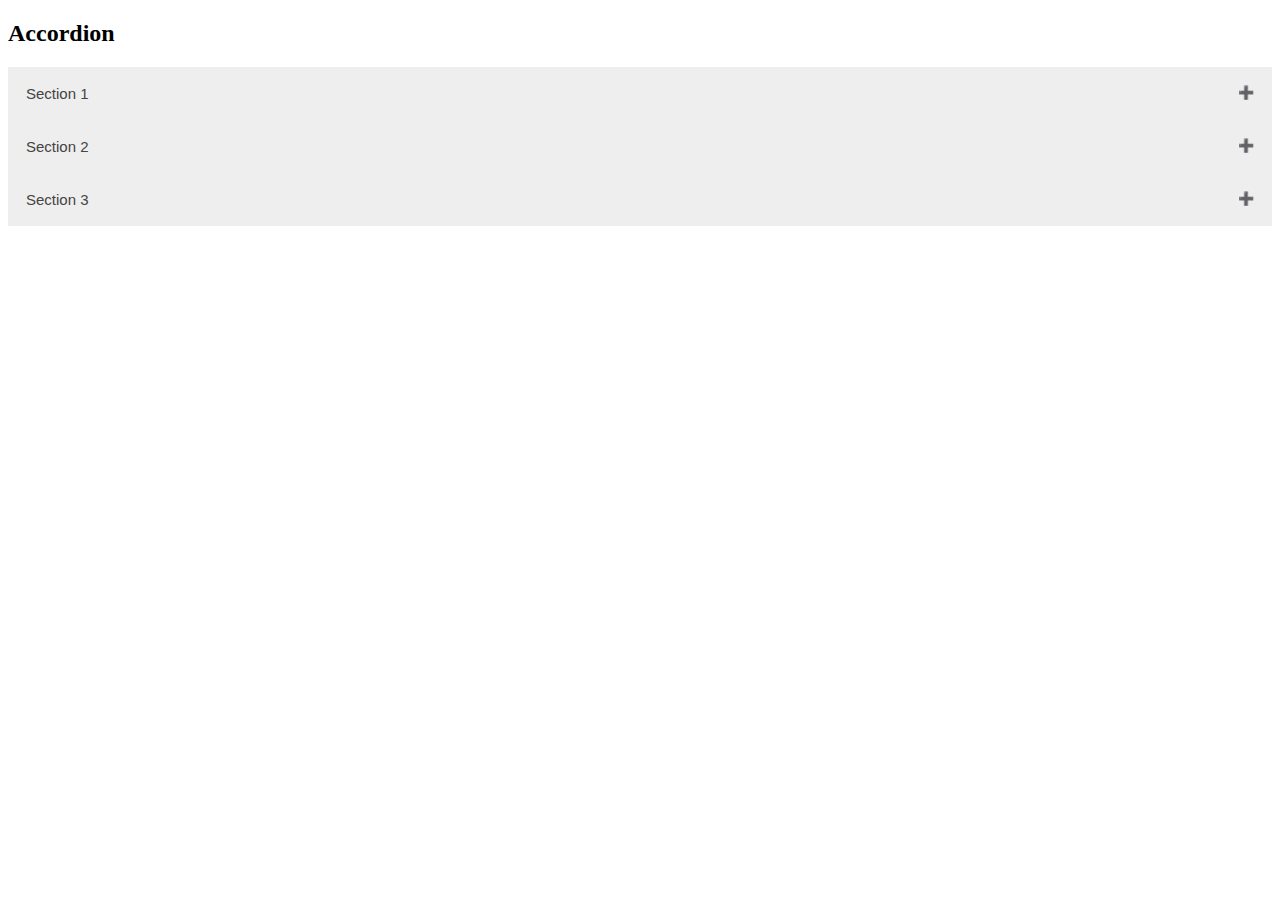
<file: accordion/index.html>
<!DOCTYPE html>
<html lang="en" dir="ltr">
  <head>
    <meta charset="utf-8">
    <meta name="viewport" content="width=device-width, initial-scale=1">
    <title>Accordion</title>
    <link rel="stylesheet" href="css/styles.css">
  </head>
  <body>

    <h2>Accordion</h2>

    <button class="accordion">Section 1</button>
    <div class="panel">
      <p>Lorem ipsum dolor sit amet, consectetur adipisicing elit, sed do eiusmod tempor incididunt ut labore et dolore magna aliqua. Ut enim ad minim veniam, quis nostrud exercitation ullamco laboris nisi ut aliquip ex ea commodo consequat.</p>
    </div>

    <button class="accordion">Section 2</button>
    <div class="panel">
      <p>Lorem ipsum dolor sit amet, consectetur adipisicing elit, sed do eiusmod tempor incididunt ut labore et dolore magna aliqua. Ut enim ad minim veniam, quis nostrud exercitation ullamco laboris nisi ut aliquip ex ea commodo consequat.</p>
    </div>

    <button class="accordion">Section 3</button>
    <div class="panel">
      <p>Lorem ipsum dolor sit amet, consectetur adipisicing elit, sed do eiusmod tempor incididunt ut labore et dolore magna aliqua. Ut enim ad minim veniam, quis nostrud exercitation ullamco laboris nisi ut aliquip ex ea commodo consequat.</p>
    </div>
    <script src="js/script.js"></script>
  </body>
</html>
</file>
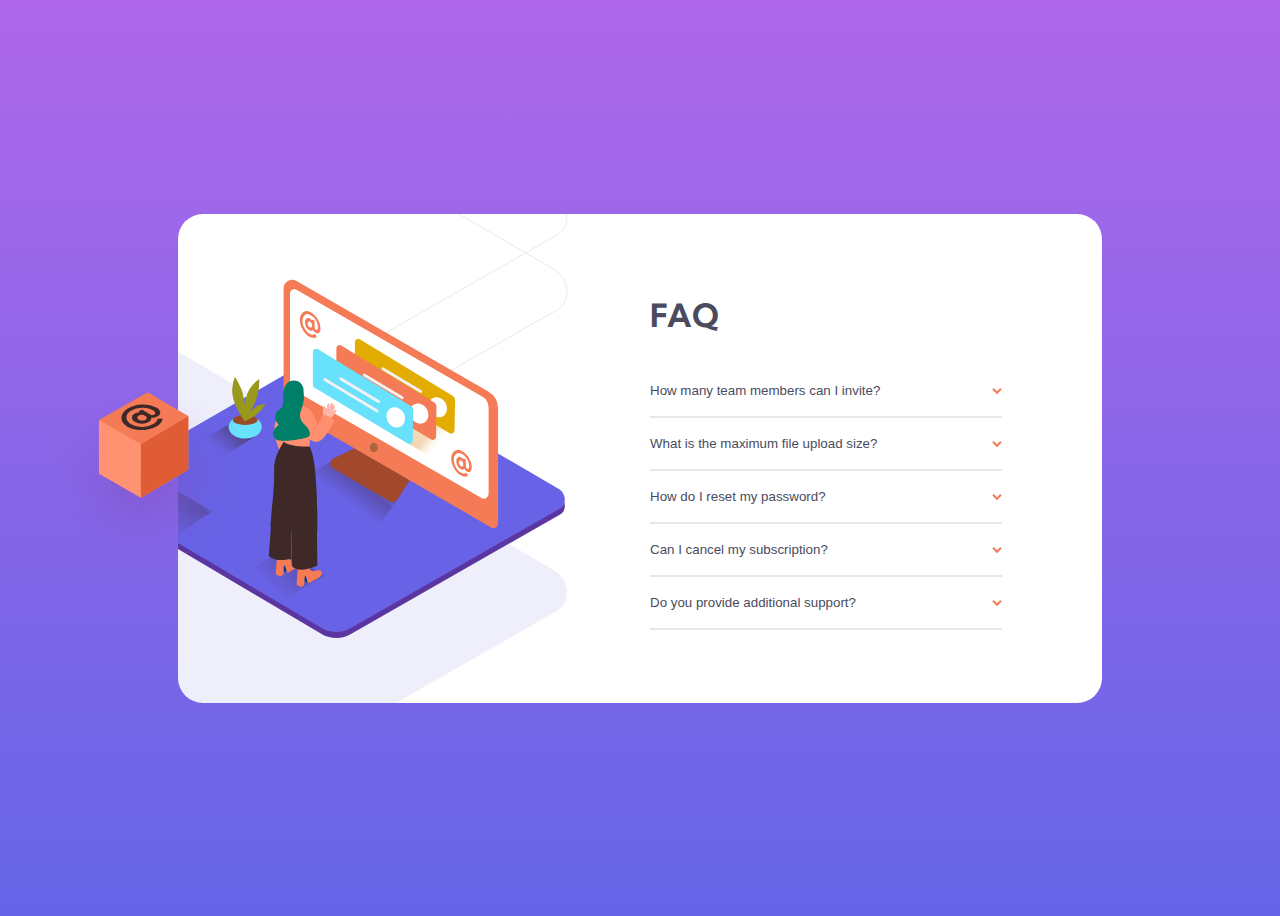
<file: faq-accordion-card-main/index.html>
<!DOCTYPE html>
<html lang="en">
<head>
  <meta charset="UTF-8">
  <meta name="viewport" content="width=device-width, initial-scale=1.0"> <!-- displays site properly based on user's device -->

  <link rel="icon" type="image/png" sizes="32x32" href="./images/favicon-32x32.png">

  <link rel="preconnect" href="https://fonts.gstatic.com">
<link href="https://fonts.googleapis.com/css2?family=Kumbh+Sans:wght@400;700&display=swap" rel="stylesheet">

  <title>Frontend Mentor | FAQ Accordion Card</title>

  <!-- Feel free to remove these styles or customise in your own stylesheet 👍 -->
  <!--<style>
    .attribution { font-size: 11px; text-align: center; }
    .attribution a { color: hsl(228, 45%, 44%); }
  </style>-->
  <link rel="stylesheet" href="css/styles.css">
</head>
<body>
  <div class="middle-container">
    <div class="images-container">
      <figure class="pattern-figure">
        <img class="pattern" src="images/bg-pattern-desktop.svg" alt="">
      </figure>
      <figure class="woman-figure">
        <img class="woman" src="images/illustration-woman-online-desktop.svg" alt="">
      </figure>
      <img class="box" src="images/illustration-box-desktop.svg" alt="">
    </div>
    <div class="information-container">
      <h1 class="faq">FAQ</h1>
      <div class="top-content">
        <button class="accordion">How many team members can I invite?</button>
        <div class="arrow">
          <img src="images/icon-arrow-down.svg" alt="">    
        </div>
      </div>
      <div class="panel">
        <p>You can invite up to 2 additional users on the Free plan. There is no limit on
          team members for the Premium plan.</p>
      </div>
      <hr>
  
      <div class="top-content">
        <button class="accordion">What is the maximum file upload size?</button>
        <div class="arrow">
          <img src="images/icon-arrow-down.svg" alt="">    
        </div>
      </div>
      <div class="panel">
        <p>No more than 2GB. All files in your account must fit your allotted storage space.</p>
      </div>
      <hr>
  
      <div class="top-content">
        <button class="accordion">How do I reset my password?</button>
        <div class="arrow">
          <img src="images/icon-arrow-down.svg" alt="">    
        </div>
      </div>
      <div class="panel">
        <p>Click “Forgot password” from the login page or “Change password” from your profile page.
          A reset link will be emailed to you.</p>
      </div>
      <hr>
  
      <div class="top-content">
        <button class="accordion">Can I cancel my subscription?</button>
        <div class="arrow">
          <img src="images/icon-arrow-down.svg" alt="">    
        </div>
      </div>
      <div class="panel">
        <p>Yes! Send us a message and we’ll process your request no questions asked.</p>
      </div>
      <hr>
  
      <div class="top-content">
        <button class="accordion">Do you provide additional support?</button>
        <div class="arrow">
          <img src="images/icon-arrow-down.svg" alt="">    
        </div>
      </div>
      <div class="panel">
        <p>Chat and email support is available 24/7. Phone lines are open during normal business hours.
          How many team members can I invite?
          You can invite up to 2 additional users on the Free plan. There is no limit on
          team members for the Premium plan.</p>
      </div>
      <hr>
    </div>
  </div>
  <div class="attribution">
    <!--<p>Challenge by <a href="https://www.frontendmentor.io?ref=challenge" target="_blank">Frontend Mentor</a>. Coded by <a href="#">Darío Jiménez Ayala</a>.</p>-->
  </div>
  <script src="js/script.js"></script>
</body>
</html>
</file>
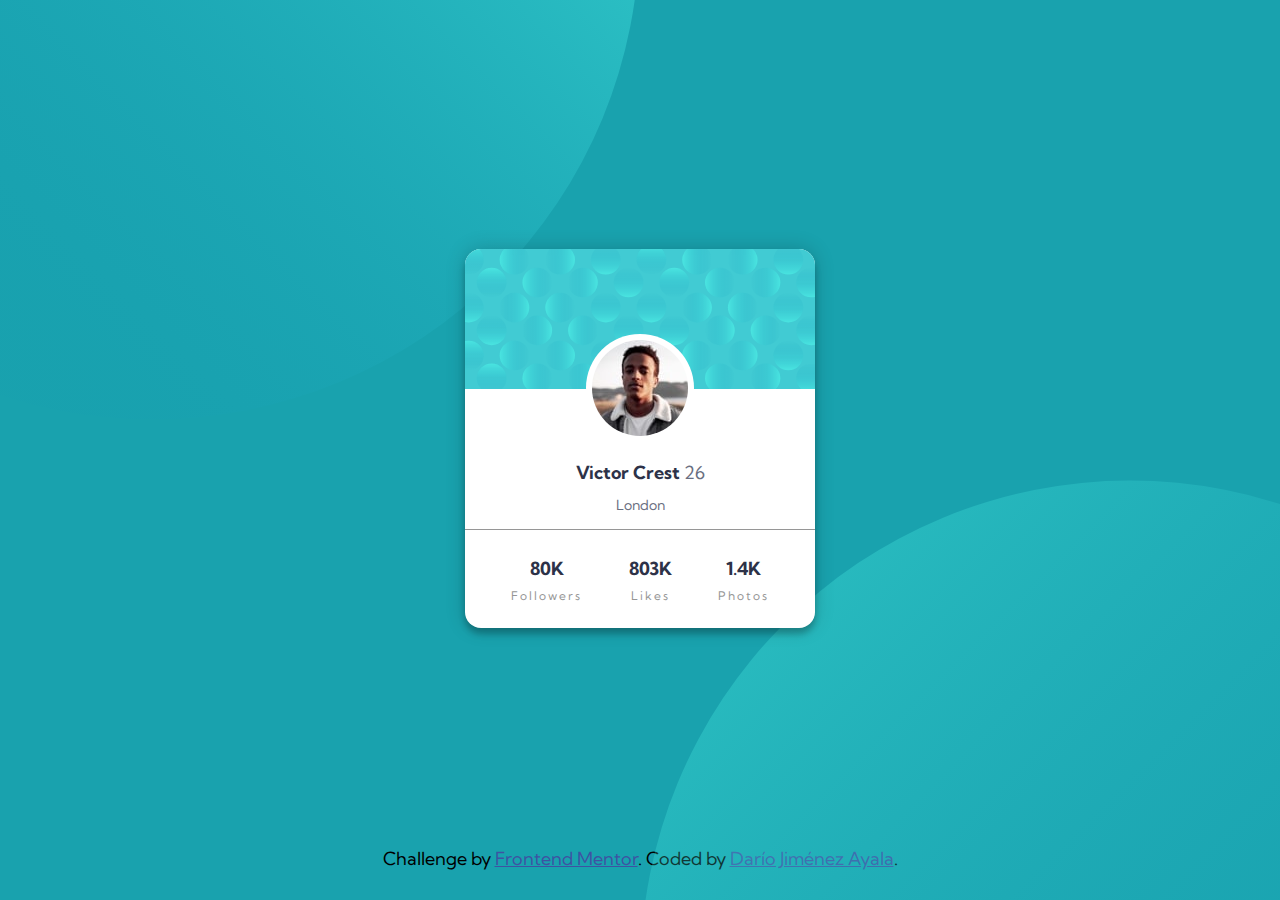
<file: profile-card-component-main/index.html>
<!DOCTYPE html>
<html lang="en">
<head>
  <meta charset="UTF-8">
  <meta name="viewport" content="width=device-width, initial-scale=1.0"> <!-- displays site properly based on user's device -->

  <link rel="icon" type="image/png" sizes="32x32" href="./images/favicon-32x32.png">

  <title>Frontend Mentor | Profile card component</title>

  <link rel="stylesheet" href="css/style.css">

  <link rel="preconnect" href="https://fonts.gstatic.com">
  <link href="https://fonts.googleapis.com/css2?family=Kumbh+Sans:wght@400;700&display=swap" rel="stylesheet">

  <!-- Feel free to remove these styles or customise in your own stylesheet 👍 -->
  <style>
    .attribution { text-align: center; position: relative; bottom: 30px; }
    .attribution a { color: hsl(228, 45%, 44%); }
  </style>
</head>
<body>
    <div class="card">
      <div class="card__body">
        <img class="card__background-img" src="images/bg-pattern-card.svg" alt="">
        <div class="card__photo">
          <img src="images/image-victor.jpg" alt="" class="card__img">
        </div>
        <div class="card__data">
          <p class="card__name">Victor Crest <span class="card__age">26</span></p>
          <p class="card__address">London</p>
        </div>
      </div>

      <hr>

      <div class="card__footer">
        <div class="card__footer-data">
          <p class="card__footer-quantity">80K</p>
          <p class="card__footer-description">Followers</p>
        </div>

        <div class="card__footer-data">
          <p class="card__footer-quantity">803K</p>
          <p class="card__footer-description">Likes</p>
        </div>

        <div class="card__footer-data">
          <p class="card__footer-quantity">1.4K</p>
          <p class="card__footer-description">Photos</p>
        </div>
      </div>
    </div>
    <figure class="figure figure--top">
      <img class="figure__img figure__img--top" src="images/bg-pattern-top.svg" alt="">
    </figure>
    <figure class="figure figure--bottom">
      <img class="figure__img figure__img--bottom" src="images/bg-pattern-bottom.svg" alt="">
    </figure>
    <div class="attribution">
      Challenge by <a href="https://www.frontendmentor.io?ref=challenge" target="_blank">Frontend Mentor</a>.
      Coded by <a href="#">Darío Jiménez Ayala</a>.
    </div>
</body>
</html>
</file>
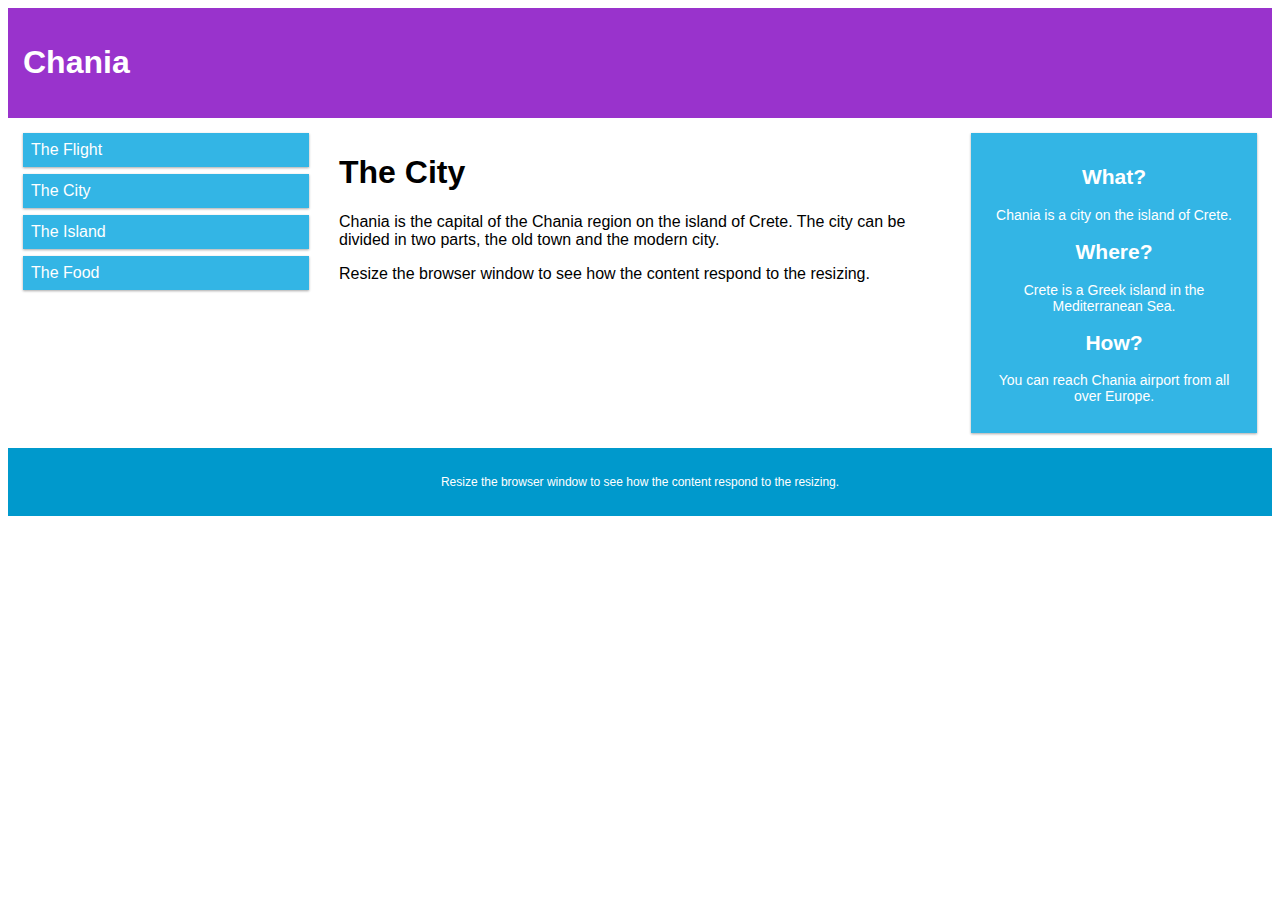
<file: responsive-viewport/index.html>
<!DOCTYPE html>
<html lang="en">
<head>
    <meta charset="UTF-8">
    <meta http-equiv="X-UA-Compatible" content="IE=edge">
    <meta name="viewport" content="width=device-width, initial-scale=1.0">
    <title>Responsive Viewport</title>

    <link rel="stylesheet" href="css/config.css">
    <link rel="stylesheet" href="css/styles.css">
</head>
<body>
    <div class="header">
        <h1 class="header__title">Chania</h1>
    </div>

    <div class="row">
        <div class="col-xs-12 col-sm-3 col-lg-3 menu">
            <ul class="menu__list">
                <li class="menu__option">The Flight</li>
                <li class="menu__option">The City</li>
                <li class="menu__option">The Island</li>
                <li class="menu__option">The Food</li>
            </ul>
        </div>
    
        <div class="col-xs-12 col-sm-9 col-lg-6 content">
            <h1 class="content__title">The City</h1>
            <p class="content__body">Chania is the capital of the Chania region on the island of Crete. The city can be divided in two parts, the old town and the modern city.</p>
            <p>Resize the browser window to see how the content respond to the resizing.</p>
        </div>

        <div class="col-xs-12 col-sm-12 col-lg-3">
            <div class="aside">
                <h2 class="aside__question">What?</h2>
                <p class="aside__answer">Chania is a city on the island of Crete.</p>
                <h2 class="aside__question">Where?</h2>
                <p class="aside__answer">Crete is a Greek island in the Mediterranean Sea.</p>
                <h2 class="aside__question">How?</h2>
                <p class="aside__answer">You can reach Chania airport from all over Europe.</p>
            </div>
        </div>
    </div>

    <div class="footer">
        <p class="footer__text">Resize the browser window to see how the content respond to the resizing.</p>
    </div>
</body>
</html>
</file>
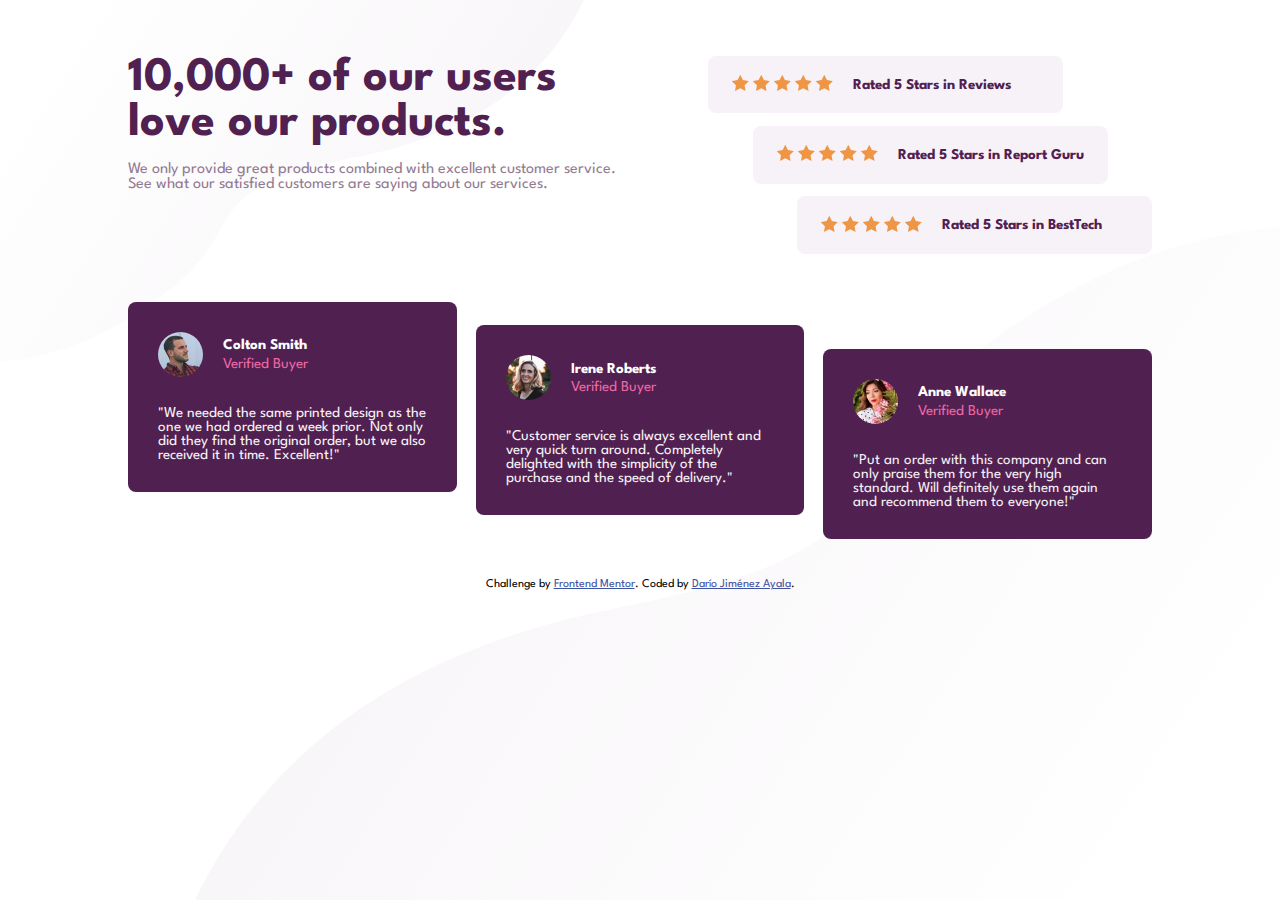
<file: social-proof-section-master/index.html>
<!DOCTYPE html>
<html lang="en">
  <head>
    <meta charset="UTF-8" />
    <meta name="viewport" content="width=device-width, initial-scale=1.0" />
    <!-- displays site properly based on user's device -->

    <link
      rel="icon"
      type="image/png"
      sizes="32x32"
      href="./images/favicon-32x32.png"
    />

    <title>Frontend Mentor | Social proof section</title>

    <!-- Feel free to remove these styles or customise in your own stylesheet 👍 -->
    <!--<style>
      .attribution {
        font-size: 11px;
        text-align: center;
      }
      .attribution a {
        color: hsl(228, 45%, 44%);
      }
    </style>-->
    <link rel="stylesheet" href="css/style.css">
    <link rel="preconnect" href="https://fonts.gstatic.com">
    <link href="https://fonts.googleapis.com/css2?family=Spartan:wght@400;500;700&display=swap" rel="stylesheet">
  </head>
  <body id="body">
    <img class="pattern-top" src="images/bg-pattern-top-desktop.svg" alt="">
    <img class="pattern-bottom" src="images/bg-pattern-bottom-desktop.svg" alt="">
    <img src="images/bg-pattern-top-mobile.svg" alt="" class="top-pattern-mobile">
    <main class="container">
      <section class="news">
        <h1 class="news__title">10,000+ of our users love our products.</h1>
        <p class="news__text">We only provide great products combined with excellent customer service.
          See what our satisfied customers are saying about our services.</p>
      </section>

      <section class="rates">
        <div class="rates-container">
          <div class="rate rate1">
            <div class="rate__stars">
              <img src="images/icon-star.svg" alt="" class="rate__star">
              <img src="images/icon-star.svg" alt="" class="rate__star">
              <img src="images/icon-star.svg" alt="" class="rate__star">
              <img src="images/icon-star.svg" alt="" class="rate__star">
              <img src="images/icon-star.svg" alt="" class="rate__star">
            </div>
            <p class="rate__text">Rated 5 Stars in Reviews</p>
          </div>

          <div class="rate rate2">
            <div class="rate__stars">
              <img src="images/icon-star.svg" alt="" class="rate__star">
              <img src="images/icon-star.svg" alt="" class="rate__star">
              <img src="images/icon-star.svg" alt="" class="rate__star">
              <img src="images/icon-star.svg" alt="" class="rate__star">
              <img src="images/icon-star.svg" alt="" class="rate__star">
            </div>
            <p class="rate__text">Rated 5 Stars in Report Guru</p>
          </div>

          <div class="rate rate3">
            <div class="rate__stars">
              <img src="images/icon-star.svg" alt="" class="rate__star">
              <img src="images/icon-star.svg" alt="" class="rate__star">
              <img src="images/icon-star.svg" alt="" class="rate__star">
              <img src="images/icon-star.svg" alt="" class="rate__star">
              <img src="images/icon-star.svg" alt="" class="rate__star">
            </div>
            <p class="rate__text">Rated 5 Stars in BestTech</p>
          </div>
        </div>
      </section>

      <section class="testimonials">
        <div class="cards-container">
          <div class="card card1">
            <div class="card__header">
              <img src="images/image-colton.jpg" alt="" class="card__photo">
              <div class="card__data">
                <p class="card__name">Colton Smith</p>
                <p class="card__ocupation">Verified Buyer</p>
              </div>
            </div>
            <p class="card__comment">"We needed the same printed design as the one we had ordered a week prior.
              Not only did they find the original order, but we also received it in time.
              Excellent!"</p>
          </div>

          <div class="card card2">
            <div class="card__header">
              <img src="images/image-irene.jpg" alt="" class="card__photo">
              <div class="card__data">
                <p class="card__name">Irene Roberts</p>
                <p class="card__ocupation">Verified Buyer</p>
              </div>
            </div>
            <p class="card__comment">"Customer service is always excellent and very quick turn around. Completely
              delighted with the simplicity of the purchase and the speed of delivery."</p>
          </div>

          <div class="card card3">
            <div class="card__header">
              <img src="images/image-anne.jpg" alt="" class="card__photo">
              <div class="card__data">
                <p class="card__name">Anne Wallace</p>
                <p class="card__ocupation">Verified Buyer</p>
              </div>
            </div>
            <p class="card__comment">"Put an order with this company and can only praise them for the very high
              standard. Will definitely use them again and recommend them to everyone!"</p>
          </div>
        </div>
      </section>
    </main>
    <img src="images/bg-pattern-bottom-mobile.svg" alt="" id="bottom-pattern-mobile" class="bottom-pattern-mobile">
  <div class="attribution attribution--margin">
    Challenge by
    <a href="https://www.frontendmentor.io?ref=challenge" target="_blank"
      >Frontend Mentor</a
    >. Coded by <a href="#">Darío Jiménez Ayala</a>.
  </div>
  <!--<script src="js/script.js"></script>-->
</body>
</html>
</file>
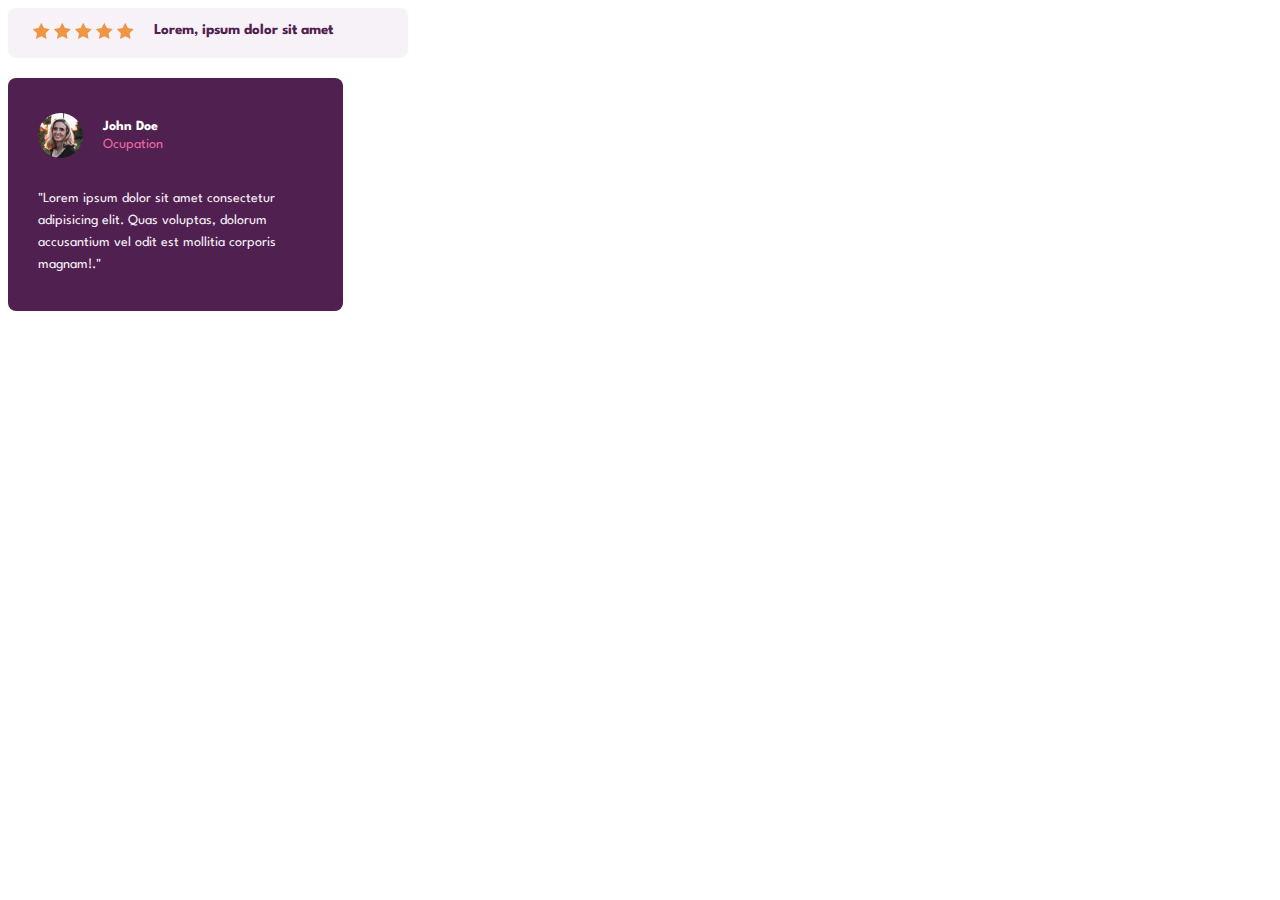
<file: bem/bem-components/social-proof-rate/index.html>
<!DOCTYPE html>
<html lang="en">
<head>
    <meta charset="UTF-8">
    <meta name="viewport" content="width=device-width, initial-scale=1.0">
    <title>Social Proof Rate</title>
    <link rel="stylesheet" href="css/styles.css">
    <link href="https://fonts.googleapis.com/css2?family=Spartan:wght@400;500;700&display=swap" rel="stylesheet">
</head>
<body>
    <div class="rate rate--mb">
        <div class="rate__stars">
            <img src="images/icon-star.svg" alt="" class="rate__star">
            <img src="images/icon-star.svg" alt="" class="rate__star">
            <img src="images/icon-star.svg" alt="" class="rate__star">
            <img src="images/icon-star.svg" alt="" class="rate__star">
            <img src="images/icon-star.svg" alt="" class="rate__star">
        </div>
        <p class="rate__text">Lorem, ipsum dolor sit amet</p>
    </div>

    <div class="card">
        <div class="card__header">
            <img src="images/image-irene.jpg" alt="" class="card__photo">
            <div class="card__header-text">
                <p class="card__name">John Doe</p>
                <p class="card__ocupation">Ocupation</p>
            </div>
        </div>
        <p class="card__comment">"Lorem ipsum dolor sit amet consectetur adipisicing elit. Quas voluptas, dolorum accusantium vel odit est mollitia corporis magnam!."</p>
    </div>
</body>
</html>
</file>
<file: accordion/css/styles.css>
.accordion {
  background-color: #eee;
  color: #444;
  cursor: pointer; /* cambia el estilo del cursor/puntero cuando se coloca encima del elemento */
  width: 100%;
  padding: 18px;
  width: 100%;
  border: none;
  text-align: left;
  outline: none; /* Al presionar (en este caso el elemento subyacente, el cual es un botón), aparece una linea externa de forma predeterminada, outline: none evita que esti suceda  */
  font-size: 15px;
  transition: 0.4s;
}

.active, .accordion:hover {
  background-color: #ccc;
}

.panel {
  padding: 0 18px;
  display: none;
  background-color: white;
  overflow: hidden;
}

.accordion:after {
  content: '\02795'; /* Unicode character for "plus" sign (+) */
  font-size: 13px;
  color: #777;
  float: right;
  margin-left: 5px;
}

.active:after {
  content: "\2796"; /* Unicode character for "minus" sign (-) */
}
</file>
<file: faq-accordion-card-main/css/styles.css>
body {
  background-image: linear-gradient(hsl(273, 75%, 66%), hsl(240, 73%, 65%));
  display: flex;
  justify-content: center;
  align-items: center;
  min-height: 100vh;
  padding: 0;
  font-size: 12px;
  font-family: 'Kumbh Sans', sans-serif;
}


hr {
  margin: 0;
  border-style: solid;
  color: hsl(240, 5%, 91%);
}

p {
  margin-top: 0;
}

.middle-container {
  background-color: #fff;
  display: grid;
  border-radius: 25px;
  grid-template-columns: 1fr 1fr;
  grid-column-gap: 20px;
  z-index: 1;
}

.images-container {
  display: flex;
  align-items: center;
}

.woman-figure, .box {
  position: absolute;
}

.pattern-figure {
  position: relative;
  left: 0;
  margin: 0;
  width: 100%;
  height: 100%;
  z-index: 2;
  overflow: hidden;
}

.pattern {
  display: block;
  margin: 0;
  margin-left: -36rem;
  margin-top: -18.5rem;
  margin-bottom: -10rem;
}

.woman-figure {
  margin: 0;
  overflow: hidden;
  z-index: 3;
}

.woman {
  display: block;
  margin-left: -18%;
}

.box {
  z-index: 4;
  margin-left: -8.1rem;
  margin-top: 3rem;
}

.information-container {
  padding: 60px 100px 60px 0;
  width: 22rem;
  justify-self: end;
}

.top-content {
  display: flex;
  flex-direction: row;
  justify-content: space-between;
  align-items: center;
}

.faq {
  color: hsl(237, 12%, 33%);
  font-size: 32px;
  margin-bottom: 30px;
}

.accordion {
  background: #fff;
  color: hsl(237, 12%, 33%);
  cursor: pointer; /* cambia el estilo del cursor/puntero cuando se coloca encima del elemento */
  padding: 18px;
  width: 100%;
  border: none;
  text-align: left;
  outline: none; /* Al presionar (en este caso el elemento subyacente, el cual es un botón), aparece una linea externa de forma predeterminada, outline: none evita que esti suceda  */
  transition: 0.4s;
}

.accordion:hover {
  color: hsl(14, 88%, 65%);
}

.panel {
  padding: 0 18px;
  display: none;
  background-color: white;
  overflow: hidden;
  color: hsl(240, 6%, 50%);
}

.accordion, .panel {
  padding-left: 0;
}
</file>
<file: profile-card-component-main/css/style.css>
@import url('https://fonts.googleapis.com/css2?family=Kumbh+Sans:wght@400;700&display=swap');

/*===== LAYOUT =====*/
:root {
  --mobil-width: 375px;
  --desktop-width: 1440px;
}

/*===== COLORS =====*/
:root {
  --dark-cyan: hsl(185, 75%, 39%);
  --very-dark-desaturate-blue: hsl(229, 23%, 23%);
  --dark-grayish-blue: hsl(227, 10%, 46%);
  --dark-gray: hsl(0, 0%, 59%);
  --white: hsl(0,0%,100%);
}

/*===== FONTS =====*/
:root {
  --font-family: 'Kumbh Sans', sans-serif;
}

/*--- FONT SIZE ---*/
:root {
  --small-font-size: .75rem;
  --middle-font-size: .875rem;
  --large-font-size: 1.125rem;
}

/*--- FONT WEIGHT ---*/
:root {
  --soft-weight: 400;
  --hard-weight: 700;
}

/*===== Z-INDEX =====*/
:root {
  --zi-10: 10;
  --zi-100: 100;
}

/*===== SHADOWS =====*/
:root {
  --shadow-light: rgba(0,0,0,.19);
  --shadow-dark: rgba(0,0,0,.23);
}

* {
  box-sizing: border-box;
}

/*===== LAYOUT =====*/
body {
  background-color: var(--dark-cyan);
  font-family: var(--font-family);
  margin: 0;
  display: flex;
  flex-direction: column;
  align-items: center;
  min-height: 100vh;
  font-size: var(--large-font-size);
}

/*===== PATTERNS =====*/

/*--- FIGURES ---*/

.figure {
  position: absolute;
  z-index: var(--zi-10);
  width: 50%;
  height: 420px;
  overflow: hidden;
  margin: 0;
}

.figure--top {
  top: 0;
  left: 0;
}

.figure--bottom {
  bottom: 0;
  right: 0;
}

.figure__img {
  position: absolute;
  display: block;
}

.figure__img--top {
  bottom: 0;
  right: 0;
}

/*===== CARD =====*/
.card {
  background-color: var(--white);
  max-width: 350px;
  margin: auto;
  text-align: center;
  border-radius: 1rem;
  z-index: var(--zi-100);
  box-shadow: 0 0 20px var(--shadow-light), 0 6px 6px var(--shadow-dark);
}

/*--- TOP IMG ---*/
.card__background-img {
  border-radius: 1rem 1rem 0 0;
}

/*--- CARD BODY ---*/
.card__body {
  height: calc(140px * 2);
}

/*--- CARD-PHOTO AND CARD-IMG ---*/
.card__photo, .card__img {
  border-radius: 50%;
}

/*--- CARD PHOTO AND CARD DATA ---*/
.card__photo, .card__data {
  position: relative;
  top: -60px;
}

/*--- CARD-PHOTO ---*/
.card__photo {
 background-color: var(--white);
 width: 108px;
 height: 108px;
 margin: auto;
 display: flex;
 justify-content: center;
 align-items: center;
}

/*--- CARD IMG ---*/
.card__img {
  z-index: var(--zi-100);
}

/*--- CARD DATA ---*/
.card__data {
  margin: 1.20rem 0 1.20rem 0;
}

/*--- CARD DATA P---*/
.card__data p {
  margin: 0;
}

/*--- CARD NAME ---*/
.card__name {
  padding: 0 0 .75rem 0;
  font-weight: var(--hard-weight);
  color: var(--very-dark-desaturate-blue);
}

/*--- CARD AGE ---*/
.card__age {
  font-weight: var(--soft-weight);
  color: var(--dark-grayish-blue);
}

/*--- CARD ADDRESS ---*/
.card__address {
  color: var(--dark-grayish-blue);
  font-size: var(--middle-font-size);
}

/*--- HR ---*/
hr {
  margin: 0;
  height: .2rem;
  border-style: solid none none none;
  color: var(--dark-gray);
}

/*===== CARD FOOTER =====*/
.card__footer {
  display: flex;
  justify-content: space-evenly;
  align-items: center;
  padding: 1.5625rem 0 1.5625rem 0;
}

/*--- CARD FOOTER DATA ---*/
.card__footer-data p {
  margin: 0;
}

/*--- CARD FOOTER QUANTITY ---*/
.card__footer-quantity {
  padding-bottom: .5rem;
  color: var(--very-dark-desaturate-blue);
  font-weight: var(--hard-weight);
}

/*--- CARD FOOTER DESCRIPTION ---*/
.card__footer-description {
  color: var(--dark-gray);
  font-size: var(--small-font-size);
  letter-spacing: .125rem;
}
</file>
<file: responsive-viewport/css/config.css>
* {
    box-sizing: border-box; /* especifica que tanto el relleno (padding) como borde (border) esten incluidos en el ancho y alto total de los elementos  */
}


/* images */
.img-responsive {
    max-width: 100%;
    height: auto;
}

[class*="col-"] { /* todas las columnas estaran colocadas a la izquierda del contenedor a medida que se agreguen */
    float: left;
    padding: 15px;
}

.row::after { /* borra el flujo al final de cada fila que contiene las columnas */
    content: "";
    clear: both;
    display: table;
}

/* for mobile phones: */
/*[class*="col-"] {
    width: 100%;
}*/

/* Extra small devices (phones, 600px and down) */
@media only screen and (max-width: 600px) {
    .col-xs-1 {width: 8.33%;}
    .col-xs-2 {width: 16.66%;}
    .col-xs-3 {width: 25%;}
    .col-xs-4 {width: 33.33%;}
    .col-xs-5 {width: 41.66%;}
    .col-xs-6 {width: 50%;}
    .col-xs-7 {width: 58.33%;}
    .col-xs-8 {width: 66.66%;}
    .col-xs-9 {width: 75%;}
    .col-xs-10 {width: 83.33%;}
    .col-xs-11 {width: 91.66%;}
    .col-xs-12 {width: 100%;}
}

/* Small devices (portrait tablets and large phones, 600px and up) */
@media only screen and (min-width: 600px) {
    .col-sm-1 {width: 8.33%;}
    .col-sm-2 {width: 16.66%;}
    .col-sm-3 {width: 25%;}
    .col-sm-4 {width: 33.33%;}
    .col-sm-5 {width: 41.66%;}
    .col-sm-6 {width: 50%;}
    .col-sm-7 {width: 58.33%;}
    .col-sm-8 {width: 66.66%;}
    .col-sm-9 {width: 75%;}
    .col-sm-10 {width: 83.33%;}
    .col-sm-11 {width: 91.66%;}
    .col-sm-12 {width: 100%;}
}

/* Medium devices (landscape tablets, 768px and up) */
@media only screen and (min-width: 768px) {
    .col-md-1 {width: 8.33%;}
    .col-md-2 {width: 16.66%;}
    .col-md-3 {width: 25%;}
    .col-md-4 {width: 33.33%;}
    .col-md-5 {width: 41.66%;}
    .col-md-6 {width: 50%;}
    .col-md-7 {width: 58.33%;}
    .col-md-8 {width: 66.66%;}
    .col-md-9 {width: 75%;}
    .col-md-10 {width: 83.33%;}
    .col-md-11 {width: 91.66%;}
    .col-md-12 {width: 100%;}
}

/* Large devices (laptops/desktops, 992px and up) */
@media only screen and (min-width: 992px) {
    .col-lg-1 {width: 8.33%;}
    .col-lg-2 {width: 16.66%;}
    .col-lg-3 {width: 25%;}
    .col-lg-4 {width: 33.33%;}
    .col-lg-5 {width: 41.66%;}
    .col-lg-6 {width: 50%;}
    .col-lg-7 {width: 58.33%;}
    .col-lg-8 {width: 66.66%;}
    .col-lg-9 {width: 75%;}
    .col-lg-10 {width: 83.33%;}
    .col-lg-11 {width: 91.66%;}
    .col-lg-12 {width: 100%;}
}

/* Extra large devices (large laptops and desktops, 1200px and up) */
@media only screen and (min-width: 1200px) {
    .col-xl-1 {width: 8.33%;}
    .col-xl-2 {width: 16.66%;}
    .col-xl-3 {width: 25%;}
    .col-xl-4 {width: 33.33%;}
    .col-xl-5 {width: 41.66%;}
    .col-xl-6 {width: 50%;}
    .col-xl-7 {width: 58.33%;}
    .col-xl-8 {width: 66.66%;}
    .col-xl-9 {width: 75%;}
    .col-xl-10 {width: 83.33%;}
    .col-xl-11 {width: 91.66%;}
    .col-xl-12 {width: 100%;}
}
</file>
<file: responsive-viewport/css/styles.css>
html {
    font-family: "Lucida Sans", sans-serif;
  }

.header {
    background-color: #9933CC;
    color: #ffffff;
    padding: 15px;
}

.menu__list {
    list-style-type: none;
    margin: 0;
    padding: 0;
}

.menu__option {
    padding: 8px;
    margin-bottom: 7px;
    background-color :#33b5e5;
    color: #ffffff;
    box-shadow: 0 1px 3px rgba(0,0,0,0.12), 0 1px 2px rgba(0,0,0,0.24);
}

.menu__option:hover {
    background-color: #0099CC;
}

.aside {
    background-color: #33b5e5;
    padding: 15px;
    color: #ffffff;
    text-align: center;
    font-size: 14px;
    box-shadow: 0 1px 3px rgba(0,0,0,0.12), 0 1px 2px rgba(0,0,0,0.24);
  }
  
  .footer {
    background-color: #0099cc;
    color: #ffffff;
    text-align: center;
    font-size: 12px;
    padding: 15px;
  }
</file>
<file: social-proof-section-master/css/style.css>
@import "./config.css";

.attribution {
    font-size: 12px;
    text-align: center;
}

.attribution a {
color: hsl(228, 45%, 44%);
}

.attribution--margin {
    margin: 40px;
}

/*===== PATTERNS =====*/
.top-pattern-mobile, .bottom-pattern-mobile {
    position: absolute;
    z-index: var(--zi-1);
}

.top-pattern-mobile {
    left: 0;
    top: 0;
}

.bottom-pattern-mobile {
    scroll-snap-type: y mandatory;
    top: calc(100% / .735);
    right: 0;
    bottom: 0;
    
}

.pattern-top {
    display: none;
}

.pattern-bottom {
    display: none;
}

/*===== SECTION =====*/
section {
    padding: 3rem 0 0 0;
}

/*===== CONTAINER =====*/
.container {
    /*padding: 6rem 0 0 0;*/
    margin: 0 .7rem 0 .7rem;
}

/*===== NEWS =====*/
.news__title {
    font-weight: var(--hard-weight);
    text-align: center;
    font-size: 2rem;
    color: var(--very-dark-magenta);
}

.news__text {
    text-align: center;
    color: var(--dark-grayish-magenta);
}

/*===== RATES =====*/
.rates-container {
    display: grid;
    grid-template-rows: repeat(3,1fr);
    row-gap: .8rem;
}

.rate {
    display: flex;
    flex-direction: column;
    justify-content: center;
    align-items: center;
    padding: .8rem 0 .8rem 0;
    background-color: var(--light-grayish-magenta);
    border-radius: var(--br-5r);
}

.rate__stars {
    margin: 0 0 .6rem 0;
}

.rate__text {
    margin: 0;
    font-weight: var(--hard-weight);
    color: var(--very-dark-magenta);
}

/*===== CARDS =====*/
.cards-container {
    display: grid;
    grid-template-rows: repeat(3,1fr);
    row-gap: .8rem;
}

.card {
    background-color: var(--very-dark-magenta);
    padding: 1.875rem;
    border-radius: var(--br-5r);
}

.card__header {
    display: flex;
    align-items: center;
}

.card__photo {
    border-radius: 50px;
    width: 2.8125rem;
    height: auto;
}

.card__data {
    margin: 0 0 0 1.25rem;
}

.card__name {
    font-weight: var(--hard-weight);
    color: var(--white);
    margin: 0 0 .3rem 0;
}

.card__ocupation {
    margin: 0;
    color: var(--soft-pink);
}

.card__comment {
    margin: 1.8rem 0 0 0;
    color: var(--light-grayish-magenta);
}

/*===== MEDIA QUERIES =====*/
@media only screen and (min-width: 600px) {
    .top-pattern-mobile, .bottom-pattern-mobile {
        display: none;
    }

    .pattern-top, .pattern-bottom {
        display: block;
        position: absolute;
        z-index: var(--zi-1);
    }

    .pattern-top {
        left: 0;
        top: 0;
    }

    .pattern-bottom {
        right: 0;
        bottom: 0;
    }

    .container {
        display: grid;
        grid-template-columns: repeat(2,1fr);
        max-width: var(--desktop-width);
        margin: auto;
        z-index: var(--zi-2);
    }

    .news {
        grid-column: span 1;
    }

    .news__title {
        text-align: start;
        font-size: 3rem;
        margin: 0;
    }

    .news__text {
        text-align: start;
        font-size: 1rem;
    }

    .rates {
        display: flex;
        flex-direction: column;
        align-items: flex-end;
    }

    .rates-container {
        max-width: 35rem;
        grid-template-columns: repeat(10,1fr);
        grid-template-rows: repeat(3,1fr);
    }

    .rate1 {
        grid-column: span 8;
    }

    .rate2 {
        grid-column: span 8/10;
    }

    .rate3 {
        grid-column: span 8/11;
    }

    .rate {
        flex-direction: row;
        justify-content: flex-start;
        padding: 1.2rem 1.5rem 1.2rem 1.5rem;
    }

    .rate__stars {
        margin: 0;
    }

    .rate__text {
        margin: 0 0 0 1.25rem;
    }

    .testimonials {
        grid-column: span 2;
    }

    .cards-container {
        grid-template-columns: repeat(3,1fr);
        grid-template-rows: repeat(10,.2fr);
        column-gap: 1.2rem;
        row-gap: 0;
    }

    .card1 {
       grid-area: 1/1/9/2;
    }

    .card2 {
       grid-area: 2/2/10/3; 
    }

    .card3 {
        grid-area: 3/3/11/4;
    }
}
</file>
<file: bem/bem-components/social-proof-rate/css/styles.css>
.rate {
    display: flex;
    flex-direction: row;
    background-color: hsl(300, 24%, 96%);
    border-radius: 8px;
    width: 350px;
    padding: 15px 25px 15px 25px;
}

.rate__text {
    margin: 0 0 0 20px;
    color: hsl(300, 43%, 22%);
    font-family: 'Spartan', sans-serif;
    font-size: 15px;
    font-weight: 700;
}

.rate--vertical {
    flex-direction: column;
    justify-content: center;
    align-items: center;
    width: 285px;
}

.stars--vertical {
    margin: 0 0 8px 0;
}

.rate--mb {
    margin: 0 0 20px 0;
}


/*------------------------card-------------------------*/


.card {
    background-color: hsl(300, 43%, 22%);
    width: 275px;
    border-radius: 8px;
    height: auto;
    padding: 35px 30px 35px 30px;
    font-family: 'Spartan', sans-serif;
    font-size: 14px;
}

.card__header {
    display: flex;
    flex-direction: row;
    align-items: center;
}

.card__photo {
    border-radius: 50px;
    width: 45px;
    height: auto;
}

.card__header-text {
    margin: 0 0 0 20px;
}

.card__name {
    margin: 0 0 5px 0;
    color: hsl(0, 0%, 100%);
    font-weight: 700;
}

.card__ocupation {
    margin: 0;
    color: hsl(333, 80%, 67%);
}

.card__comment {
    margin: 30px 0 0 0;
    color: hsl(300, 24%, 96%);
    line-height: 22px;
}
</file>
